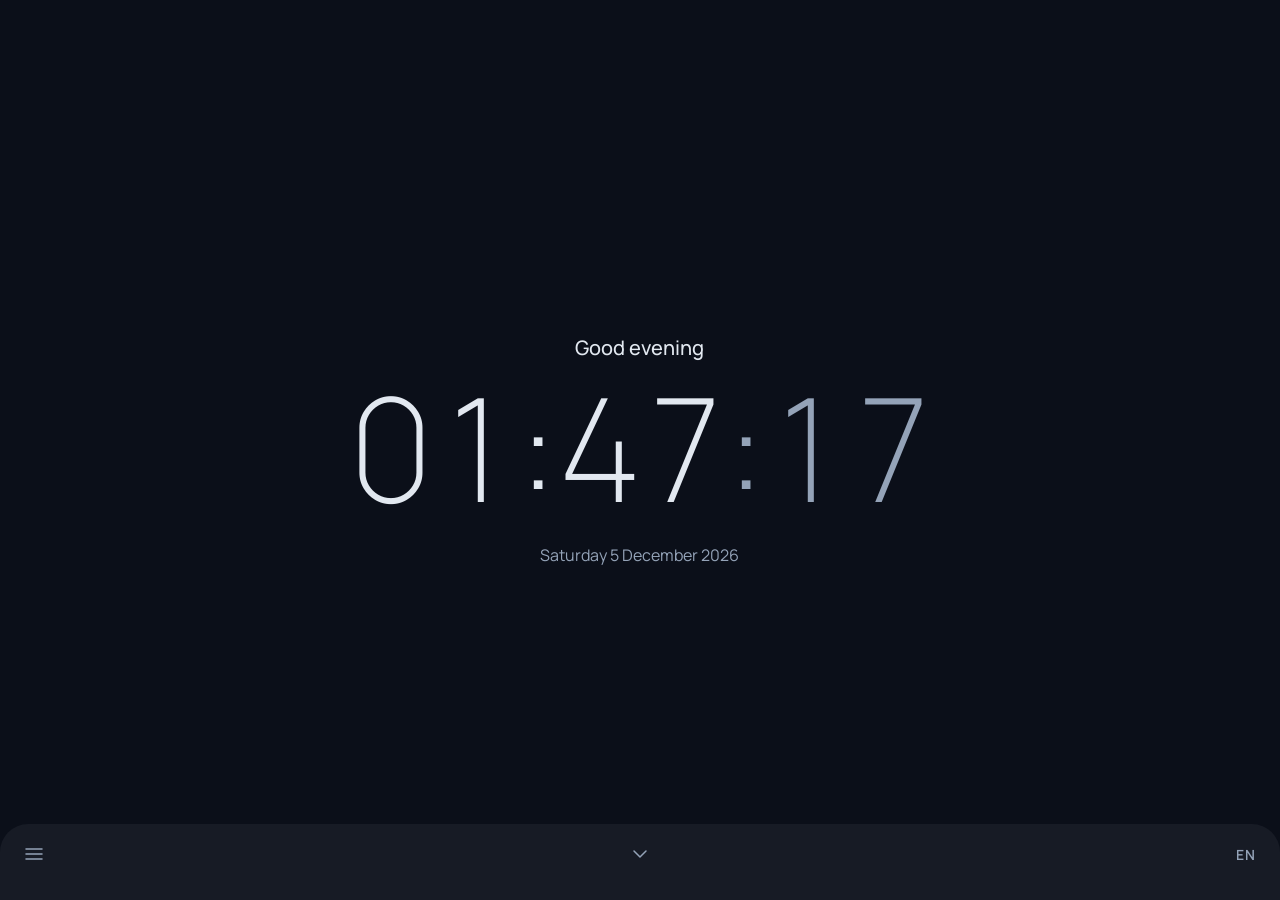
<file: index.html>
<!DOCTYPE html>
<html lang="es">
<head>
  <meta charset="UTF-8">
  <meta name="viewport" content="width=device-width, initial-scale=1, viewport-fit=cover">
  <title>Flucti</title>
  <link rel="icon" id="favicon" href="data:,">

  <link rel="preconnect" href="https://fonts.googleapis.com">
  <link rel="preconnect" href="https://fonts.gstatic.com" crossorigin>
  <link href="https://fonts.googleapis.com/css2?family=Manrope:wght@200;400;500;600&display=swap" rel="stylesheet">
  <link rel="stylesheet" href="style.css">
</head>
<body>
  <main>

    <!-- Pantalla 1: inicio -->
    <section class="screen home" id="home" aria-label="Inicio" data-i18n-aria-label="home.label">
      <div class="clock">
        <p class="greeting" id="greeting"></p>
        <time class="time" id="time" aria-live="off">
          <span id="time-hm">--:--</span><span class="time-s" id="time-s">:--</span>
        </time>
        <p class="date" id="date"></p>

      </div>

      <a class="scroll-hint" href="#tasks" aria-label="Ver tareas" data-i18n-aria-label="scroll.label">
        <svg width="24" height="24" viewBox="0 0 24 24" fill="none" stroke="currentColor"
             stroke-width="1.5" stroke-linecap="round" stroke-linejoin="round" aria-hidden="true">
          <path d="M6 9l6 6 6-6"/>
        </svg>
      </a>
    </section>

    <!-- Pantalla 2: lista de tareas (hoja) -->
    <section class="screen tasks" id="tasks" tabindex="-1" aria-label="Tareas" data-i18n-aria-label="tasks.section">
      <!-- Botones de la franja superior, a la altura de la flecha -->
      <div class="topbar">
        <button class="icon-btn" id="menu-btn" type="button" aria-haspopup="dialog"
                aria-label="Abrir ajustes" data-i18n-aria-label="menu.open">
          <svg width="24" height="24" viewBox="0 0 24 24" fill="none" stroke="currentColor"
               stroke-width="1.5" stroke-linecap="round" aria-hidden="true">
            <path d="M4 7h16M4 12h16M4 17h16"/>
          </svg>
        </button>
        <button class="icon-btn lang-btn" type="button" data-language-toggle>
          <span class="language-code">ES</span>
        </button>
      </div>

      <div class="tasks-inner">
        <!-- Una tarjeta por lista, con sus tareas dentro (se dibujan desde tasks.js) -->
        <div class="lists-grid" id="lists-grid"></div>
      </div>

      <!-- Versión actual (se cambia en i18n.js: Flucti.version) -->
      <p class="app-version" id="app-version"></p>
    </section>

  </main>

  <!-- Una lista a pantalla completa (se abre pulsando su título) -->
  <section class="list-full" id="list-full" hidden aria-label="Lista" data-i18n-aria-label="list.dialog.title">
    <div class="list-full-body" id="list-full-body"></div>
  </section>

  <!-- Ajustes de la aplicación -->
  <dialog class="modal modal-wide" id="settings-dialog" aria-labelledby="settings-title">
    <div class="modal-body">
      <header class="modal-head">
        <button class="icon-btn" id="settings-back" type="button" hidden aria-label="Volver" data-i18n-aria-label="settings.back">
          <svg width="24" height="24" viewBox="0 0 24 24" fill="none" stroke="currentColor"
               stroke-width="1.5" stroke-linecap="round" stroke-linejoin="round" aria-hidden="true"><path d="M15 6l-6 6 6 6"/></svg>
        </button>
        <h2 class="modal-title" id="settings-title">Ajustes</h2>
        <button class="icon-btn" id="settings-close" type="button" aria-label="Cerrar" data-i18n-aria-label="dialog.close">
          <svg width="24" height="24" viewBox="0 0 24 24" fill="none" stroke="currentColor"
               stroke-width="1.5" stroke-linecap="round" aria-hidden="true"><path d="M6 6l12 12M18 6L6 18"/></svg>
        </button>
      </header>
      <div id="settings-body"></div>
    </div>
  </dialog>

  <!-- Nuevo: elegir el tipo de lista -->
  <dialog class="modal modal-wide" id="new-dialog" aria-labelledby="new-dialog-title">
    <div class="modal-body">
      <header class="modal-head">
        <h2 class="modal-title" id="new-dialog-title" data-i18n="list.new">Nuevo</h2>
        <button class="icon-btn" id="new-close" type="button" aria-label="Cerrar" data-i18n-aria-label="dialog.close">
          <svg width="24" height="24" viewBox="0 0 24 24" fill="none" stroke="currentColor"
               stroke-width="1.5" stroke-linecap="round" aria-hidden="true"><path d="M6 6l12 12M18 6L6 18"/></svg>
        </button>
      </header>
      <div class="settings-menu" id="new-body"></div>
    </div>
  </dialog>

  <!-- Parámetros de una tarea: cerrar la ventana la guarda (sin título se descarta) -->
  <dialog class="modal modal-wide" id="task-dialog" aria-labelledby="task-dialog-title">
    <div class="modal-body">
      <header class="modal-head">
        <h2 class="modal-title" id="task-dialog-title" data-i18n="task.dialog.new">Nueva tarea</h2>
        <button class="icon-btn" id="task-close" type="button" aria-label="Cerrar" data-i18n-aria-label="dialog.close">
          <svg width="24" height="24" viewBox="0 0 24 24" fill="none" stroke="currentColor"
               stroke-width="1.5" stroke-linecap="round" aria-hidden="true"><path d="M6 6l12 12M18 6L6 18"/></svg>
        </button>
      </header>
      <p class="modal-sub" id="task-dialog-list"></p>
      <div id="task-kind"></div>
      <div class="task-fields" id="task-fields"></div>
      <p class="form-error" id="task-error" role="alert"></p>
      <button class="primary-btn" id="task-save-btn" type="button" data-i18n="task.saveButton">Guardar</button>
      <button class="text-btn danger" id="task-delete-btn" type="button" hidden>Eliminar tarea</button>
    </div>
  </dialog>

  <!-- Opciones de una lista: nombre, orden, ocultar y eliminar -->
  <dialog class="modal modal-wide" id="list-dialog" aria-labelledby="list-dialog-title">
    <div class="modal-body">
      <header class="modal-head">
        <h2 class="modal-title" id="list-dialog-title" data-i18n="list.dialog.title">Lista</h2>
        <button class="icon-btn" id="list-close" type="button" aria-label="Cerrar" data-i18n-aria-label="dialog.close">
          <svg width="24" height="24" viewBox="0 0 24 24" fill="none" stroke="currentColor"
               stroke-width="1.5" stroke-linecap="round" aria-hidden="true"><path d="M6 6l12 12M18 6L6 18"/></svg>
        </button>
      </header>
      <div id="list-body"></div>
    </div>
  </dialog>

  <script src="languages.js"></script>
  <script src="i18n.js"></script>
  <script src="ui.js"></script>
  <script src="tasks.js"></script>
  <script src="script.js"></script>
</body>
</html>
</file>
<file: style.css>
/* ==========================================================================
   style.css — hoja de estilos compartida de todo el proyecto
   1. Tokens   2. Base   3. Pantallas   4. Reloj   5. Tareas
   ========================================================================== */

/* 1. Tokens ---------------------------------------------------------------- */
:root {
  /* Tipografía */
  --font: "Manrope", system-ui, -apple-system, "Segoe UI", Roboto, sans-serif;
  --text-s: 0.875rem;
  --text-m: 1rem;
  --text-l: 1.25rem;
  --text-xl: 1.75rem;
  --text-time: clamp(3.25rem, 14vw, 9rem);

  /* Forma y espacio */
  --radius-s: 4px;
  --radius-m: 10px;
  --danger: #e5484d; /* avisos y campos que faltan */
  --modal-radius: 1.25rem; /* esquinas de las ventanas; las barras de desplazamiento usan el mismo */
  --control: 3rem; /* alto del campo de la tarea y lado de los botones cuadrados */
  --space-s: 0.75rem;
  --space-m: 1.5rem;
  --space-l: 3rem;
  --gutter: 1rem; /* margen lateral de las listas: el mismo en cualquier pantalla */

  /* Movimiento */
  --ease: cubic-bezier(0.2, 0.7, 0.2, 1);

  /* Colores activos. El script los actualiza cada minuto según la posición del
     sol; estos valores solo se ven un instante o si el script no carga. */
  --bg: #eff6ff;
  --surface: #ffffff;
  --ink: #1e293b;
  --muted: #64748b;
  --line: #dbeafe;
  --accent: #2563eb;
  --accent-ink: #ffffff;
  --sheet: #e2e9f3; /* hoja de tareas: el fondo mezclado un 7 % con el texto */
}

/* 🎨 Paletas del cielo
   Orden: fondo, superficie, texto, texto atenuado, línea, acento, texto sobre acento.
   El script las mezcla de forma continua (noche → hora azul → hora dorada → mañana → mediodía → tarde →
   hora dorada → hora azul → noche) según la posición real del sol en la ubicación del usuario. */
:root {
  --sky-night:     #0b0f19 #131b2e #e2e8f0 #94a3b8 #1e293b #6366f1 #ffffff;
  --sky-morning:   #e0f2fe #ffffff #0f172a #64748b #bae6fd #0284c7 #ffffff;
  --sky-noon:      #eff6ff #ffffff #1e293b #64748b #dbeafe #2563eb #ffffff;
  --sky-afternoon: #fef3c7 #fffbeb #78350f #b45309 #fde68a #d97706 #fffbeb;

  /* Hora azul y hora dorada: "altura del sol en grados:color de fondo", de la noche al día.
     Colores tomados del arco de amanecer/atardecer de Weawow (6 nov 2026): azul profundo →
     violeta → magenta → naranja rojizo → dorado. Sirven igual para amanecer y atardecer.
     El resto de colores (texto, líneas…) se calculan solos a partir del fondo. */
  --sky-twilight: -9.2:#0c1442 -7.1:#1b2e95 -5:#5430b6 -3.7:#8540ac -2.3:#b2448b -0.9:#bd5740 0.5:#bf693a 2.5:#bf803d 6:#c4883f;

  /* Tiempo atmosférico: se mezclan con la paleta del cielo durante el día.
     (nublado no tiene paleta: se ve igual que el cielo de la hora). */
  --sky-sunny: #78bdf1 #eaf5fe #0b2540 #2b5483 #5aa7e3 #0b5fb3 #ffffff;
  --sky-rain:  #aeb9c6 #e3e8ee #1c2733 #3c4b5c #8d9aab #2f5d8c #ffffff;
  --sky-storm: #2a3340 #353f4e #e6ebf2 #9aa7b8 #3f4a5a #7aa2d6 #10151d;
  --sky-snow:  #e8eef4 #ffffff #1f2d3a #5b6b7b #cfd9e3 #4b7fb0 #ffffff;
  --sky-fog:   #cfd5db #eceff2 #26303a #55626f #b4bcc5 #50708f #ffffff;
}

body.ready {
  transition: background-color 1.2s var(--ease), color 1.2s var(--ease);
}

/* 2. Base ------------------------------------------------------------------ */
*,
*::before,
*::after {
  box-sizing: border-box;
}

html {
  height: 100%;
  overflow: hidden; /* la página no se desplaza: la hora está quieta y la hoja de tareas tiene su propio desplazamiento */
  overscroll-behavior: none;
}

body {
  height: 100%;
  overflow: hidden;
  margin: 0;
  background: var(--bg);
  color: var(--ink);
  font-family: var(--font);
  font-size: var(--text-m);
  line-height: 1.5;
  -webkit-font-smoothing: antialiased;
}

[hidden] {
  display: none !important;
}

:focus-visible {
  outline: 2px solid var(--accent);
  outline-offset: 3px;
}

.visually-hidden {
  position: absolute;
  width: 1px;
  height: 1px;
  margin: -1px;
  padding: 0;
  overflow: hidden;
  clip: rect(0 0 0 0);
  white-space: nowrap;
  border: 0;
}

/* 3. Pantallas ------------------------------------------------------------- */
/* Dos pantallas apiladas: la hora (quieta) y la hoja de tareas (con su propio desplazamiento). Al cambiar de una a otra
   se mueven juntas, como si la hoja subiera y empujara la hora. */
main {
  --peek: calc(var(--space-m) + 2.75rem + 0.5rem + env(safe-area-inset-bottom, 0px)); /* lo que asoma la hoja sobre la hora */
  --move: 0.8s; /* igual que MOVE_DURATION en script.js */
  --move-ease: cubic-bezier(0.65, 0, 0.25, 1);
  position: fixed;
  top: 0;
  left: 0;
  right: 0;
  height: 100vh;
  height: 100dvh;
  overflow: hidden;
}

.screen {
  position: absolute;
  inset: 0;
}

.home {
  z-index: 2; /* la flecha queda por encima de la hoja que asoma */
  display: grid;
  place-items: center;
  padding: var(--space-m);
  pointer-events: none; /* deja pasar los clics a los botones de la hoja que asoman; solo la flecha los recibe */
  transition: transform var(--move) var(--move-ease);
}

body.view-tasks .home {
  transform: translateY(calc(-100% + var(--peek)));
}

.no-transition,
.no-transition * {
  transition: none !important;
}

.scroll-hint {
  pointer-events: auto;
  position: absolute;
  bottom: calc(var(--space-m) + env(safe-area-inset-bottom, 0px));
  left: 50%;
  translate: -50% 0;
  display: grid;
  place-items: center;
  width: 2.75rem;
  height: 2.75rem;
  color: var(--muted);
  border-radius: 50%;
  z-index: 2;
  transition: color 0.2s var(--ease), opacity 0.4s var(--ease);
}

/* Solo se ve en la hora: en las tareas (donde asomaría arriba) desaparece */
body.view-tasks .scroll-hint {
  opacity: 0;
  pointer-events: none;
}

.scroll-hint:hover {
  color: var(--ink);
}

/* 4. Reloj ----------------------------------------------------------------- */
.clock {
  text-align: center;
}

.time {
  display: block;
  font-size: var(--text-time);
  font-weight: 200;
  line-height: 1;
  letter-spacing: -0.02em;
  font-variant-numeric: tabular-nums;
}

.time-s {
  color: var(--muted);
}

.greeting {
  margin: 0 0 var(--space-s);
  font-size: var(--text-l);
  font-weight: 500;
}

.date {
  margin: var(--space-m) 0 0;
  font-size: var(--text-m);
  color: var(--muted);
}

/* 5. Tareas ---------------------------------------------------------------- */
/* Hoja de tareas: rectángulo de ancho completo con esquinas superiores redondeadas.
   Empieza a la altura de la flecha (asoma en la pantalla de inicio) y llega al borde inferior. */
.tasks {
  z-index: 1; /* por encima del canvas del clima (z-index 0), que así queda tapado */
  display: flex;
  flex-direction: column; /* la versión queda siempre abajo del todo, aunque haya pocas tareas */
  overflow-y: auto; /* la hoja se desplaza por su cuenta */
  overscroll-behavior: none; /* sin rebotes ni arrastre hacia la hora */
  scrollbar-width: none; /* Firefox */
  background: var(--sheet);
  border-radius: 1.75rem 1.75rem 0 0; /* se va a 0 al subir a las tareas */
  transform: translateY(calc(100% - var(--peek))); /* en la hora solo asoma su borde superior */
  transition: transform var(--move) var(--move-ease), border-radius var(--move) var(--move-ease);
  outline: none;
}

.tasks::-webkit-scrollbar {
  display: none; /* Chrome, Safari */
}

body.ready .tasks {
  transition: transform var(--move) var(--move-ease), border-radius var(--move) var(--move-ease), background-color 1.2s var(--ease);
}

body.view-tasks .tasks {
  transform: none;
  border-radius: 0;
}

html.modal-open .tasks {
  overflow: hidden;
}

.clock,
.tasks-inner {
  position: relative;
  z-index: 2;
}

.tasks-inner {
  margin-inline: max(var(--gutter), env(safe-area-inset-left, 0px)) max(var(--gutter), env(safe-area-inset-right, 0px));
  padding-top: calc(4.5rem + env(safe-area-inset-top, 0px)); /* deja sitio a la franja de botones */
  padding-bottom: calc(var(--space-l) + env(safe-area-inset-bottom, 0px));
  flex: none;
  opacity: 0;
  transform: translateY(6px);
  transition: opacity 0.3s var(--ease), transform 0.3s var(--ease);
}

/* El contenido de las tareas solo se ve una vez deslizado hacia abajo. */
.tasks:not(.open) .tasks-inner {
  pointer-events: none;
}

.tasks.open .tasks-inner {
  opacity: 1;
  transform: none;
}

/* Añadir tarea: campo + guardar + parámetros (los botones son cuadrados y del mismo tamaño) */
.add {
  display: flex;
  gap: 0.5rem;
}

.add-input {
  flex: 1;
  min-width: 0;
  height: var(--control);
  padding: 0 1rem;
  font: inherit;
  color: var(--ink);
  background: var(--surface);
  border: 1px solid var(--line);
  border-radius: var(--radius-m);
}

.add-input::placeholder {
  color: var(--muted);
}

.square-btn {
  flex: none;
  display: grid;
  place-items: center;
  width: var(--control);
  height: var(--control);
  padding: 0;
  color: var(--ink);
  background: transparent;
  border: 1px solid var(--line);
  border-radius: var(--radius-m);
  cursor: pointer;
  transition: opacity 0.2s var(--ease);
}

.square-btn.primary {
  color: var(--bg);
  background: var(--ink);
  border-color: var(--ink);
}

.square-btn:hover {
  opacity: 0.8;
}

/* Lista */
.list {
  margin: var(--space-s) 0 0;
  padding: 0;
  list-style: none;
}

.task {
  display: grid;
  grid-template-rows: 1fr;
  transition: grid-template-rows 0.3s var(--ease), opacity 0.3s var(--ease);
}

.task.entering {
  animation: task-in 0.3s var(--ease);
}

.task.leaving {
  grid-template-rows: 0fr;
  opacity: 0;
}

.task-row {
  min-height: 0;
  overflow: hidden;
}

.task-content {
  display: flex;
  align-items: flex-start;
  gap: 1rem;
  padding: 0.9rem 0.6rem;
}

/* La línea separadora va entre tareas: la última de cada lista no lleva. */
.task + .task .task-content {
  border-top: 1px solid var(--line);
}

.task-content .check {
  margin-top: 0.12rem;
}

.task-body {
  display: flex;
  flex: 1;
  flex-direction: column;
  gap: 0.15rem;
  min-width: 0;
}

.task-desc ul,
.task-desc ol {
  margin: 0;
  padding-left: 1.2rem;
}

.task-desc {
  display: -webkit-box;
  overflow: hidden;
  overflow-wrap: anywhere;
  font-size: var(--text-s);
  color: var(--muted);
  line-clamp: 2;
  -webkit-line-clamp: 2;
  -webkit-box-orient: vertical;
}

.task-meta {
  display: flex;
  flex-wrap: wrap;
  align-items: center;
  gap: 0.2rem 0.75rem;
  margin-top: 0.15rem;
  font-size: 0.78rem;
  color: var(--muted);
}

.meta {
  display: inline-flex;
  align-items: center;
  gap: 0.3rem;
}

.meta-overdue {
  color: var(--ink);
  font-weight: 600;
}

/* Tareas resaltadas (según las condiciones de su lista): un fondo uniforme del color elegido, sin franjas. */
.task.is-highlighted .task-content {
  background: color-mix(in srgb, var(--hl) 14%, transparent);
  border-top-color: transparent;
  border-radius: var(--radius-m);
}

/* Las resaltadas no se tocan entre sí: llevan aire por arriba y por abajo, y sin línea a su lado. */
.task.is-highlighted .task-row {
  padding-block: 0.25rem;
}

.task.is-highlighted.leaving .task-row {
  padding-block: 0;
}

.task.is-highlighted + .task .task-content {
  border-top-color: transparent;
}

.task.is-highlighted.hl-blink .task-content {
  animation: hl-blink 1.6s ease-in-out infinite;
}

@keyframes hl-blink {
  50% {
    background: color-mix(in srgb, var(--hl) 3%, transparent);
  }
}

@media (prefers-reduced-motion: reduce) {
  .task.hl-blink .task-content {
    animation: none !important;
  }
}

/* Energía: tres barras, llenas según el nivel (baja 1, media 2, alta 3) */
.energy {
  display: inline-flex;
  align-items: flex-end;
  gap: 2px;
  height: 0.8rem;
}

.energy i {
  width: 3px;
  background: currentColor;
  border-radius: 1px;
  opacity: 0.25;
}

.energy i:nth-child(1) {
  height: 0.35rem;
}

.energy i:nth-child(2) {
  height: 0.55rem;
}

.energy i:nth-child(3) {
  height: 0.8rem;
}

.energy[data-level="1"] i:nth-child(1),
.energy[data-level="2"] i:nth-child(-n + 2),
.energy[data-level="3"] i {
  opacity: 1;
}

.task-name {
  min-width: 0;
  overflow-wrap: anywhere;
  transition: color 0.2s var(--ease);
  cursor: pointer;
}

/* Casillas: cuadrados redondeados con los colores de la paleta (tarea, ajustes y formularios) */
input[type="checkbox"] {
  -webkit-appearance: none;
  appearance: none;
  flex: none;
  display: inline-grid;
  place-content: center;
  width: 1.25rem;
  height: 1.25rem;
  margin: 0;
  background: transparent;
  border: 1.5px solid color-mix(in srgb, var(--ink) 45%, transparent);
  border-radius: 0.4rem;
  cursor: pointer;
  transition: background-color 0.15s var(--ease), border-color 0.15s var(--ease);
}

input[type="checkbox"]::after {
  content: "";
  width: 0.62rem;
  height: 0.32rem;
  border-left: 2px solid var(--bg);
  border-bottom: 2px solid var(--bg);
  transform: translate(0.5px, -1px) rotate(-45deg) scale(0);
  transition: transform 0.15s var(--ease);
}

input[type="checkbox"]:hover:not(:disabled) {
  border-color: var(--ink);
}

input[type="checkbox"]:checked {
  background: var(--ink);
  border-color: var(--ink);
}

input[type="checkbox"]:checked::after {
  transform: translate(0.5px, -1px) rotate(-45deg) scale(1);
}

input[type="checkbox"]:disabled {
  cursor: default;
  opacity: 0.5;
}

.check {
  width: 1.4rem;
  height: 1.4rem;
  border-radius: 0.5rem;
}

.task.done .check {
  pointer-events: none;
}

.task.done .task-name,
.task.is-completed .task-name {
  color: var(--muted);
  text-decoration: line-through;
}

.task.is-completed .task-meta,
.task.is-completed .task-desc {
  opacity: 0.6;
}

@keyframes task-in {
  from {
    grid-template-rows: 0fr;
    opacity: 0;
  }
  to {
    grid-template-rows: 1fr;
    opacity: 1;
  }
}

@media (pointer: coarse) {
  .check {
    width: 1.5rem;
    height: 1.5rem;
  }
}

@media (prefers-reduced-motion: reduce) {
  html {
    scroll-behavior: auto;
  }

  *,
  *::before,
  *::after {
    animation-duration: 0.01ms !important;
    transition-duration: 0.01ms !important;
  }
}

/* 6. Clima (canvas de lluvia, nieve, tormenta y niebla) ------------------- */
.weather-canvas {
  position: fixed;
  inset: 0;
  width: 100%;
  height: 100%;
  pointer-events: none;
  z-index: 0;
}

/* 7. Franja superior de la hoja: menú e idioma, a la altura de la flecha ---- */
.topbar {
  position: absolute;
  z-index: 3;
  top: 0.5rem;
  transition: top var(--move) var(--move-ease);
  left: 0;
  right: 0;
  display: flex;
  justify-content: space-between;
  padding-inline: calc(var(--space-s) + env(safe-area-inset-left, 0px)) calc(var(--space-s) + env(safe-area-inset-right, 0px));
  pointer-events: none; /* no tapa la flecha del centro */
}

.topbar .icon-btn {
  pointer-events: auto;
}

body.view-tasks .topbar {
  top: calc(0.5rem + env(safe-area-inset-top, 0px));
}

.icon-btn {
  display: grid;
  place-items: center;
  width: 2.75rem;
  height: 2.75rem;
  padding: 0;
  font: inherit;
  color: var(--muted);
  background: transparent;
  border: 0;
  border-radius: 50%;
  cursor: pointer;
  transition: color 0.2s var(--ease), background-color 0.2s var(--ease);
}

.icon-btn:hover {
  color: var(--ink);
  background: color-mix(in srgb, var(--ink) 8%, transparent);
}

.lang-btn {
  font-size: var(--text-s);
  font-weight: 600;
  letter-spacing: 0.04em;
}

/* 8. Ventanas (ajustes, tarea y lista) ------------------------------------- */
html.modal-open {
  overflow: hidden;
}

.modal {
  width: min(100% - 1.5rem, 28rem);
  max-height: min(90dvh, 46rem);
  padding: 0;
  color: var(--ink);
  background: var(--surface);
  border: 0;
  border-radius: var(--modal-radius);
}

.modal-wide {
  width: min(100% - 1.5rem, 34rem);
}

.modal[open] {
  animation: modal-in 0.2s var(--ease);
}

.modal::backdrop {
  background: rgb(0 0 0 / 0.45);
  backdrop-filter: blur(4px);
}

.modal-body {
  padding: 0 var(--space-m) var(--space-m);
}

.modal-head {
  position: sticky;
  top: 0;
  z-index: 20; /* por encima de todo lo que se desplaza debajo (deslizadores, desplegables…) */
  display: flex;
  align-items: center;
  justify-content: space-between;
  gap: var(--space-s);
  margin-bottom: var(--space-s);
  padding: var(--space-s) 0;
  background: var(--surface);
}

.modal-title {
  flex: 1;
  min-width: 0;
  margin: 0;
  font-size: var(--text-l);
  font-weight: 600;
}

.modal-body > .primary-btn,
.modal-body > .text-btn {
  width: 100%;
  margin-top: var(--space-s);
}

@keyframes modal-in {
  from {
    opacity: 0;
    transform: translateY(8px) scale(0.98);
  }
}

/* 9. Campos, botones y deslizador ------------------------------------------ */
.field {
  width: 100%;
  padding: 0.7rem 0.9rem;
  font: inherit;
  color: var(--ink);
  background: var(--bg);
  border: 1px solid var(--line);
  border-radius: var(--radius-m);
}

.field::placeholder {
  color: var(--muted);
}

.field.narrow {
  flex: none;
  width: 5rem;
  text-align: center;
}

textarea.field {
  min-height: 4.5rem;
  resize: vertical;
}

.primary-btn {
  padding: 0.8rem 1.25rem;
  font: inherit;
  font-weight: 500;
  color: var(--bg);
  background: var(--ink);
  border: 0;
  border-radius: var(--radius-m);
  cursor: pointer;
  transition: opacity 0.2s var(--ease);
}

.primary-btn:hover {
  opacity: 0.85;
}

.text-btn {
  padding: 0.75rem 1.25rem;
  font: inherit;
  font-weight: 500;
  color: var(--ink);
  background: transparent;
  border: 1px solid var(--line);
  border-radius: var(--radius-m);
  cursor: pointer;
  transition: opacity 0.2s var(--ease);
}

.text-btn:hover {
  opacity: 0.7;
}

.text-btn:disabled,
.icon-btn:disabled {
  opacity: 0.35;
  cursor: default;
}

.text-btn.danger {
  color: color-mix(in srgb, var(--danger) 75%, var(--ink));
}

.icon-btn.small {
  width: 2rem;
  height: 2rem;
}

.form-error {
  min-height: 1.2em;
  margin: var(--space-s) 0 0;
  font-size: var(--text-s);
  color: color-mix(in srgb, var(--danger) 75%, var(--ink));
}

/* Deslizador de varias opciones (tipo de tarea, tipo de repetición) */
.segmented {
  position: relative;
  isolation: isolate; /* sus capas internas no salen de él */
  display: grid;
  grid-template-columns: repeat(var(--count, 2), 1fr);
  padding: 0.25rem;
  background: var(--bg);
  border: 1px solid var(--line);
  border-radius: 999px;
}

.segmented-thumb {
  position: absolute;
  inset: 0.25rem auto 0.25rem 0.25rem;
  width: calc((100% - 0.5rem) / var(--count, 2));
  background: var(--ink);
  border-radius: 999px;
  transform: translateX(calc(var(--index, 0) * 100%));
  transition: transform 0.25s var(--ease);
}

.segmented-option {
  position: relative;
  z-index: 1;
  padding: 0.55rem 0.75rem;
  font: inherit;
  font-size: var(--text-s);
  font-weight: 500;
  color: var(--muted);
  background: transparent;
  border: 0;
  border-radius: 999px;
  cursor: pointer;
  transition: color 0.25s var(--ease);
}

.segmented-option[aria-checked="true"] {
  color: var(--bg);
}

/* 10. Formulario de la tarea ----------------------------------------------- */
.task-fields {
  display: flex;
  flex-direction: column;
  gap: var(--space-m);
  margin-top: var(--space-m);
}

.field-group {
  display: flex;
  flex-direction: column;
  gap: 0.4rem;
}

.field-label {
  font-size: var(--text-s);
  font-weight: 500;
  color: var(--muted);
}

.field-group.invalid .field,
.field-group.invalid .rich,
.add-input.invalid {
  border-color: var(--danger);
  box-shadow: 0 0 0 1px var(--danger);
}

.field-group.invalid .field-label {
  color: var(--danger);
}

.date-row {
  display: flex;
  align-items: center;
  gap: 0.5rem;
}

.date-row .field {
  flex: 1;
  min-width: 0;
}

.req {
  opacity: 0.7;
}

.check-row {
  display: flex;
  align-items: center;
  gap: 0.6rem;
}

.recurrence {
  display: flex;
  flex-direction: column;
  gap: var(--space-s);
}

.repeat-row {
  display: flex;
  align-items: center;
  gap: 0.5rem;
}

.repeat-row select.field {
  flex: 1;
  width: auto;
}

.repeat-label {
  font-size: var(--text-s);
  color: var(--muted);
}

.weekdays {
  display: flex;
  flex-wrap: wrap;
  gap: 0.4rem;
}

.day-chip {
  min-width: 2.6rem;
  padding: 0.45rem 0.6rem;
  font: inherit;
  font-size: var(--text-s);
  color: var(--muted);
  text-transform: capitalize;
  background: transparent;
  border: 1px solid var(--line);
  border-radius: 999px;
  cursor: pointer;
}

.day-chip[aria-pressed="true"] {
  color: var(--bg);
  background: var(--ink);
  border-color: var(--ink);
}

/* 11. Ajustes y opciones de lista ------------------------------------------ */
.settings-section + .settings-section,
#list-body > * + * {
  margin-top: var(--space-l);
}

.settings-heading {
  margin: 0 0 0.25rem;
  font-size: var(--text-m);
  font-weight: 600;
}

.settings-hint {
  margin: 0 0 var(--space-s);
  font-size: var(--text-s);
  color: var(--muted);
}

.param-row {
  display: grid;
  grid-template-columns: minmax(0, 1fr) repeat(3, 3.4rem) 2rem;
  align-items: center;
  border-top: 1px solid var(--line);
}

.param-header {
  border-top: 0;
  font-size: 0.7rem;
  text-align: center;
  color: var(--muted);
}

.param-name {
  display: flex;
  flex-direction: column;
  min-width: 0;
  padding: 0.55rem 0;
}

.param-name small {
  font-size: 0.72rem;
  color: var(--muted);
}

.param-cell {
  display: grid;
  place-items: center;
}

.param-na {
  text-align: center;
  color: var(--muted);
}

.param-grid {
  margin-bottom: var(--space-s);
}

.param-form {
  display: flex;
  flex-direction: column;
  gap: 0.6rem;
  padding: var(--space-s);
  background: var(--bg);
  border: 1px solid var(--line);
  border-radius: var(--radius-m);
}

.param-form .field {
  background: var(--surface);
}

.check-group {
  display: flex;
  flex-wrap: wrap;
  gap: 0.4rem 1rem;
}

.form-actions {
  display: flex;
  gap: 0.5rem;
}

.list-row {
  display: flex;
  align-items: center;
  gap: 0.25rem;
  border-top: 1px solid var(--line);
}

.list-row.is-hidden .list-open-name {
  color: var(--muted);
}

.list-open {
  display: flex;
  flex: 1;
  align-items: center;
  gap: 0.5rem;
  min-width: 0;
  padding: 0.7rem 0.25rem;
  font: inherit;
  text-align: left;
  color: var(--ink);
  background: transparent;
  border: 0;
  cursor: pointer;
}

.list-open-name {
  flex: 1;
  overflow-wrap: anywhere;
}

.list-open small {
  color: var(--muted);
}

.sort-row {
  display: grid;
  grid-template-columns: 1fr 1fr 2rem 2rem;
  align-items: center;
  gap: 0.4rem;
  margin-bottom: 0.5rem;
}

/* 12. Listas: una tarjeta por lista -------------------------------------- */
.lists-grid {
  display: flex;
  flex-direction: column; /* pantallas pequeñas: una lista por fila */
  gap: 1rem;
}

.lists-col {
  display: contents; /* en pantallas pequeñas las dos columnas se funden en una sola */
}

@media (min-width: 56rem) {
  .lists-grid {
    flex-direction: row;
    align-items: flex-start;
  }

  /* Pantallas grandes: dos columnas. Las listas se apilan en cada una sin huecos entre ellas. */
  .lists-col {
    display: flex;
    flex: 1 1 0;
    flex-direction: column;
    gap: 1rem;
    min-width: 0;
  }
}

.list-card {
  padding: 1rem 1rem 0.5rem;
  background: var(--surface);
  border: 1px solid var(--line);
  border-radius: 1.25rem;
}

.card-head {
  display: flex;
  align-items: center;
  gap: 0.5rem;
  margin: 0 0 var(--space-s);
}

.card-title {
  flex: 1;
  min-width: 0;
  margin: 0;
  font-size: var(--text-l);
  font-weight: 600;
  letter-spacing: -0.01em;
  overflow-wrap: anywhere;
}

.card-count {
  font-size: var(--text-s);
  color: var(--muted);
}

.card-empty {
  margin: var(--space-s) 0;
  font-size: var(--text-s);
  color: var(--muted);
}

.completed {
  margin-top: var(--space-s);
}

.completed-title {
  margin: 0;
  font-size: var(--text-s);
  font-weight: 500;
  color: var(--muted);
}

/* Recuadro para crear otra lista */
.list-card-add {
  display: flex;
  align-items: center;
  justify-content: center;
  gap: 0.5rem;
  width: 100%;
  min-height: 5rem;
  padding: 1rem;
  font: inherit;
  color: var(--muted);
  background: transparent;
  border: 1.5px dashed color-mix(in srgb, var(--ink) 30%, transparent);
  cursor: pointer;
  transition: color 0.2s var(--ease), border-color 0.2s var(--ease);
}

.list-card-add:hover {
  color: var(--ink);
  border-color: var(--ink);
}

.list-card-new {
  padding: 1rem;
  background: transparent;
  border-style: dashed;
}

.list-card-new .add-input {
  width: 100%;
}

.list-card .add-input {
  background: var(--bg);
}

/* Botones pequeños con texto (parámetros eliminados que se pueden restaurar) */
.chip-row {
  display: flex;
  flex-wrap: wrap;
  gap: 0.5rem;
  margin-bottom: var(--space-s);
}

.chip {
  display: inline-flex;
  align-items: center;
  gap: 0.35rem;
  min-height: 2.25rem;
  padding: 0.4rem 0.9rem;
  font: inherit;
  font-size: var(--text-s);
  color: var(--muted);
  background: transparent;
  border: 1px solid var(--line);
  border-radius: 999px;
  cursor: pointer;
  transition: color 0.2s var(--ease), border-color 0.2s var(--ease);
}

.chip:hover {
  color: var(--ink);
  border-color: var(--ink);
}

/* 13. Desplegables, selector de día y de hora ---------------------------- */
.dropdown,
.picker {
  position: relative;
  min-width: 0;
}

.dropdown-button,
.picker-button {
  display: flex;
  align-items: center;
  gap: 0.5rem;
  width: 100%;
  text-align: left;
  cursor: pointer;
}

.dropdown-text,
.picker-text {
  flex: 1;
  min-width: 0;
  overflow: hidden;
  text-overflow: ellipsis;
  white-space: nowrap;
}

.dropdown-button .icon {
  display: grid;
  color: var(--muted);
  transition: transform 0.2s var(--ease);
}

.dropdown.is-open .dropdown-button .icon {
  transform: rotate(180deg);
}

.picker-button .icon {
  display: grid;
  color: var(--muted);
}

.picker-button:disabled {
  cursor: default;
  opacity: 0.5;
}

.picker-text.is-placeholder {
  color: var(--muted);
}

.popover {
  position: absolute;
  z-index: 10;
  top: calc(100% + 0.35rem);
  left: 0;
  min-width: 100%;
  padding: 0.35rem;
  background: var(--surface);
  border: 1px solid var(--line);
  border-radius: var(--radius-m);
  box-shadow: 0 12px 32px rgb(0 0 0 / 0.2);
  animation: popover-in 0.15s var(--ease);
}

.popover.up {
  top: auto;
  bottom: calc(100% + 0.35rem);
}

@keyframes popover-in {
  from {
    opacity: 0;
    transform: translateY(-4px);
  }
}

.dropdown-panel {
  display: flex;
  flex-direction: column;
  max-height: 14rem;
  overflow-y: auto;
}

.dropdown-option {
  padding: 0.55rem 0.7rem;
  font: inherit;
  text-align: left;
  color: var(--ink);
  background: transparent;
  border: 0;
  border-radius: var(--radius-s);
  cursor: pointer;
}

.dropdown-option:hover,
.dropdown-option:focus-visible {
  background: color-mix(in srgb, var(--ink) 8%, transparent);
  outline: none;
}

.dropdown-option.is-selected {
  font-weight: 600;
  background: color-mix(in srgb, var(--ink) 12%, transparent);
}

/* Calendario */
.calendar {
  width: 17rem;
  padding: 0.6rem;
}

.cal-head {
  display: flex;
  align-items: center;
  justify-content: space-between;
  margin-bottom: 0.4rem;
}

.cal-title {
  font-size: var(--text-s);
  font-weight: 600;
  text-transform: capitalize;
}

.cal-weekdays,
.cal-grid {
  display: grid;
  grid-template-columns: repeat(7, 1fr);
  gap: 2px;
  text-align: center;
}

.cal-weekdays span {
  padding: 0.25rem 0;
  font-size: 0.7rem;
  text-transform: uppercase;
  color: var(--muted);
}

.cal-day {
  aspect-ratio: 1;
  padding: 0;
  font: inherit;
  font-size: var(--text-s);
  color: var(--ink);
  background: transparent;
  border: 1px solid transparent;
  border-radius: 0.6rem;
  cursor: pointer;
}

.cal-day:hover {
  background: color-mix(in srgb, var(--ink) 10%, transparent);
}

.cal-day.is-outside {
  color: color-mix(in srgb, var(--ink) 35%, transparent);
}

.cal-day.is-today {
  border-color: color-mix(in srgb, var(--ink) 45%, transparent);
}

.cal-day.is-selected {
  color: var(--bg);
  background: var(--ink);
  border-color: var(--ink);
}

.cal-today {
  width: 100%;
  margin-top: 0.4rem;
  padding: 0.4rem;
  font: inherit;
  font-size: var(--text-s);
  color: var(--muted);
  background: transparent;
  border: 0;
  border-radius: var(--radius-s);
  cursor: pointer;
}

.cal-today:hover {
  color: var(--ink);
  background: color-mix(in srgb, var(--ink) 8%, transparent);
}

/* Hora: un reloj. Primero la hora (anillo exterior 1-12, interior 13-23 y 00) y luego los minutos. */
.time-panel {
  right: 0;
  left: auto;
  width: 15rem;
  padding: 0.6rem;
}

.time-head {
  display: flex;
  align-items: center;
  justify-content: center;
  gap: 0.1rem;
  margin-bottom: 0.25rem;
  font-size: 2rem;
  font-weight: 300;
  font-variant-numeric: tabular-nums;
}

.time-seg {
  padding: 0.05rem 0.5rem;
  font: inherit;
  color: var(--muted);
  background: transparent;
  border: 0;
  border-radius: var(--radius-m);
  cursor: pointer;
}

.time-seg.is-active {
  color: var(--ink);
  background: color-mix(in srgb, var(--ink) 10%, transparent);
}

.dial {
  display: block;
  width: 12.5rem;
  max-width: 100%;
  margin: 0 auto;
  cursor: pointer;
  touch-action: none; /* arrastrar sobre el reloj no desplaza la página */
  user-select: none;
}

.dial-face {
  fill: color-mix(in srgb, var(--ink) 6%, transparent);
}

.dial-hand {
  stroke: var(--ink);
  stroke-width: 1.5;
}

.dial-knob {
  fill: color-mix(in srgb, var(--ink) 20%, transparent);
  stroke: var(--ink);
  stroke-width: 1.5;
}

.dial-label {
  fill: var(--ink);
  font-size: 13px;
  font-variant-numeric: tabular-nums;
  text-anchor: middle;
  dominant-baseline: central;
  pointer-events: none;
}

.dial-label.inner {
  fill: var(--muted);
  font-size: 11px;
}

.dial-label.is-selected {
  fill: var(--ink);
  font-weight: 700;
}

.date-row .picker {
  flex: 1;
}

.date-row .picker-time {
  flex: 0.7;
}

.repeat-unit {
  flex: 1;
  min-width: 0;
}

/* 14. Barras de desplazamiento: solo la barra (sin flechas), un rectángulo redondeado con el color
   de la paleta y con el mismo radio que el menú donde está.
   Chrome, Edge y Safari usan ::-webkit-scrollbar. Ojo: si en esos navegadores se declara también
   scrollbar-width o scrollbar-color, ignoran los estilos ::-webkit-scrollbar (y vuelven las flechas),
   así que esas dos propiedades solo se usan donde no existe ::-webkit-scrollbar (Firefox). ---- */
@supports not selector(::-webkit-scrollbar) {
  .modal,
  textarea,
  .dropdown-panel,
  .rich-area {
    scrollbar-width: thin;
    scrollbar-color: color-mix(in srgb, var(--ink) 30%, transparent) transparent;
  }
}

.modal::-webkit-scrollbar,
textarea::-webkit-scrollbar,
.dropdown-panel::-webkit-scrollbar,
.rich-area::-webkit-scrollbar {
  width: 10px;
  height: 10px;
}

/* sin las flechas de subir y bajar */
.modal::-webkit-scrollbar-button,
textarea::-webkit-scrollbar-button,
.dropdown-panel::-webkit-scrollbar-button,
.rich-area::-webkit-scrollbar-button {
  display: none;
  width: 0;
  height: 0;
  -webkit-appearance: none;
}

.modal::-webkit-scrollbar-track,
textarea::-webkit-scrollbar-track,
.dropdown-panel::-webkit-scrollbar-track,
.rich-area::-webkit-scrollbar-track,
.modal::-webkit-scrollbar-corner,
textarea::-webkit-scrollbar-corner {
  background: transparent;
}

.modal::-webkit-scrollbar-thumb,
textarea::-webkit-scrollbar-thumb,
.dropdown-panel::-webkit-scrollbar-thumb,
.rich-area::-webkit-scrollbar-thumb {
  background: color-mix(in srgb, var(--ink) 30%, transparent);
  background-clip: padding-box;
  border: 3px solid transparent;
}

.modal::-webkit-scrollbar-thumb:hover,
textarea::-webkit-scrollbar-thumb:hover,
.dropdown-panel::-webkit-scrollbar-thumb:hover,
.rich-area::-webkit-scrollbar-thumb:hover {
  background: color-mix(in srgb, var(--ink) 50%, transparent);
  background-clip: padding-box;
}

/* El radio de la barra y el margen del carril siguen al de su menú, para que no roce las esquinas. */
.modal::-webkit-scrollbar-track {
  margin-block: var(--modal-radius);
}

.modal::-webkit-scrollbar-thumb {
  border-radius: var(--modal-radius);
}

textarea::-webkit-scrollbar-track,
.dropdown-panel::-webkit-scrollbar-track,
.rich-area::-webkit-scrollbar-track {
  margin-block: var(--radius-m);
}

textarea::-webkit-scrollbar-thumb,
.dropdown-panel::-webkit-scrollbar-thumb,
.rich-area::-webkit-scrollbar-thumb {
  border-radius: var(--radius-m);
}

/* Sin flechas de subir y bajar en los campos de número */
input[type="number"] {
  -moz-appearance: textfield;
  appearance: textfield;
}

input[type="number"]::-webkit-inner-spin-button,
input[type="number"]::-webkit-outer-spin-button {
  margin: 0;
  -webkit-appearance: none;
}

/* 15. Menú de ajustes (dos apartados) -------------------------------------- */
.settings-menu {
  display: flex;
  flex-direction: column;
}

.menu-row {
  display: flex;
  align-items: center;
  justify-content: space-between;
  gap: var(--space-s);
  padding: 1rem 0.25rem;
  font: inherit;
  font-size: var(--text-m);
  text-align: left;
  color: var(--ink);
  background: transparent;
  border: 0;
  border-top: 1px solid var(--line);
  cursor: pointer;
}

.menu-row:last-child {
  border-bottom: 1px solid var(--line);
}

.menu-row .icon {
  display: grid;
  color: var(--muted);
}

.menu-row:hover .icon {
  color: var(--ink);
}

.modal-sub {
  margin: -0.5rem 0 var(--space-s);
  font-size: var(--text-s);
  color: var(--muted);
}

.modal-sub:empty {
  display: none;
}

.check-group.stacked {
  flex-direction: column;
  gap: var(--space-s);
}

.about-section {
  display: flex;
  flex-direction: column;
  gap: 1rem;
}

.about-hero,
.about-card,
.about-feature-item {
  border-radius: 14px;
  padding: 1rem;
  background: rgba(255, 255, 255, 0.08);
  border: 1px solid rgba(255, 255, 255, 0.14);
}

.about-badge {
  display: inline-block;
  font-size: 0.75rem;
  opacity: 0.85;
  margin-bottom: 0.4rem;
}

.about-grid {
  display: grid;
  grid-template-columns: repeat(auto-fit, minmax(210px, 1fr));
  gap: 0.75rem;
  margin-top: 0.5rem;
}

.about-feature-head {
  display: flex;
  align-items: center;
  gap: 0.45rem;
  margin-bottom: 0.35rem;
}

.about-feature-desc,
.about-note,
.about-meta {
  font-size: 0.875rem;
  opacity: 0.85;
  margin: 0.35rem 0 0;
}

.about-heading,
.about-card-title {
  margin-top: 0;
}

.about-timeline {
  position: relative;
  display: flex;
  flex-direction: column;
  gap: 0.65rem;
  margin-top: 0.65rem;
  margin-left: 0.35rem;
  padding-left: 1.25rem;
  border-left: 2px solid rgba(255, 255, 255, 0.25);
}

.about-timeline-item {
  position: relative;
  border-radius: 12px;
  background: rgba(255, 255, 255, 0.08);
  border: 1px solid rgba(255, 255, 255, 0.14);
  padding: 0.7rem 0.9rem;
}

.about-timeline-dot {
  position: absolute;
  left: calc(-1.25rem - 1px);
  top: 1.05rem;
  transform: translate(-50%, -50%);
  width: 10px;
  height: 10px;
  border-radius: 50%;
  background: currentColor;
  pointer-events: none;
}

.about-timeline-summary {
  cursor: pointer;
  list-style: none;
}

.about-timeline-summary::-webkit-details-marker {
  display: none;
}

.about-timeline-header {
  display: flex;
  align-items: center;
  justify-content: space-between;
  gap: 0.75rem;
}

.about-timeline-version {
  font-size: 0.9rem;
  font-variant-numeric: tabular-nums;
}

.about-timeline-date {
  font-size: 0.85rem;
  opacity: 0.8;
  font-variant-numeric: tabular-nums;
}

.about-timeline-content {
  margin-top: 0.55rem;
  padding-top: 0.55rem;
  border-top: 1px solid rgba(255, 255, 255, 0.1);
}

.about-timeline-title {
  margin: 0 0 0.3rem 0;
  font-size: 0.95rem;
  font-weight: 600;
}

/* 16. Etiquetas y aspecto de los parámetros -------------------------------- */
.task-body {
  cursor: pointer;
}

/* Etiqueta: palabra con contorno. Etiqueta de color: rellena del color elegido en la lista. */
.tag,
.badge {
  display: inline-flex;
  align-items: center;
  max-width: 100%;
  padding: 0.08rem 0.6rem;
  font-size: 0.74rem;
  line-height: 1.45;
  overflow-wrap: anywhere;
  border-radius: 999px;
}

.tag {
  color: var(--ink);
  border: 1px solid color-mix(in srgb, var(--ink) 28%, transparent);
}

.badge {
  font-weight: 600;
  color: var(--tag-ink, #fff);
  background: var(--tag, var(--accent));
}

.list-tabs {
  display: block;
}

/* Los apartados reparten todo el ancho; si el texto no cabe, pasa a dos líneas (nunca se corta ni se desplaza). */
.list-tabs .segmented {
  grid-template-columns: repeat(var(--count, 2), minmax(0, 1fr));
}

.list-tabs .segmented-option {
  padding: 0.5rem 0.15rem;
  font-size: clamp(0.66rem, 2.9vw, var(--text-s));
  line-height: 1.15;
  overflow-wrap: anywhere;
  hyphens: auto;
}

#list-body > .list-tabs + * {
  margin-top: var(--space-m);
}

.layout-row {
  padding: 0.55rem 0;
  border-top: 1px solid var(--line);
}

.layout-head {
  display: grid;
  grid-template-columns: minmax(0, 1fr) minmax(0, 1fr) 2rem 2rem;
  align-items: center;
  gap: 0.4rem;
}

.layout-name {
  overflow-wrap: anywhere;
}

.swatches {
  display: flex;
  flex-wrap: wrap;
  gap: 0.6rem;
  margin-top: 0.7rem;
}

.swatch {
  -webkit-appearance: none;
  appearance: none;
  flex: none;
  width: 1.5rem;
  height: 1.5rem;
  padding: 0;
  background: var(--swatch);
  border: 0;
  border-radius: 50%;
  box-shadow: inset 0 0 0 1px color-mix(in srgb, var(--ink) 15%, transparent);
  cursor: pointer;
  transition: box-shadow 0.15s var(--ease);
}

.swatch.is-selected {
  box-shadow: 0 0 0 2px var(--surface), 0 0 0 3.5px var(--ink);
}

/* Selector de color libre: un círculo con los colores del arco iris hasta que se elige uno */
.swatch-custom {
  background: conic-gradient(#dc2626, #ca8a04, #16a34a, #0d9488, #2563eb, #c026d3, #dc2626);
}

.swatch-custom::-webkit-color-swatch-wrapper {
  padding: 0;
}

.swatch-custom::-webkit-color-swatch {
  border: 0;
  border-radius: 50%;
  opacity: 0;
}

.swatch-custom::-moz-color-swatch {
  border: 0;
  border-radius: 50%;
  opacity: 0;
}

.swatch-custom.is-selected::-webkit-color-swatch,
.swatch-custom.is-selected::-moz-color-swatch {
  opacity: 1;
}

/* Nombre de un parámetro propio: se pulsa para editarlo */
.param-edit {
  padding: 0;
  font: inherit;
  text-align: left;
  color: inherit;
  background: none;
  border: 0;
  cursor: pointer;
}

.param-edit:hover {
  text-decoration: underline;
}


/* 17. Opciones de las listas desplegables: color por opción ---------------- */
.dot,
.option-dot {
  flex: none;
  display: inline-block;
  width: 0.55rem;
  height: 0.55rem;
  background: var(--dot);
  border-radius: 50%;
}

.option-dot {
  margin-right: 0.5rem;
}

.dropdown-button .option-dot {
  margin-right: 0;
}

.option-dot[hidden],
.options-editor[hidden] {
  display: none;
}

.tag.has-color {
  color: color-mix(in srgb, var(--tag) 70%, var(--ink));
  border-color: var(--tag);
}

.options-editor {
  display: flex;
  flex-direction: column;
  gap: 0.5rem;
}

.option-row {
  display: grid;
  grid-template-columns: 1.5rem minmax(0, 1fr) 2rem 2rem;
  align-items: center;
  gap: 0.5rem;
}

.option-row .field {
  background: var(--surface);
}

.options-editor .swatches {
  margin: 0.1rem 0 0.25rem 0;
}

.options-editor .text-btn {
  align-self: flex-start;
}

/* 18. Texto enriquecido (negrita, cursiva, tachado y listas) ------------- */
.rich {
  display: flex;
  flex-direction: column;
  background: var(--bg);
  border: 1px solid var(--line);
  border-radius: var(--radius-m);
  overflow: hidden;
}

.rich:focus-within {
  border-color: color-mix(in srgb, var(--ink) 45%, transparent);
}

.rich-bar {
  display: flex;
  gap: 0.15rem;
  padding: 0.3rem 0.4rem;
  border-bottom: 1px solid var(--line);
}

.rich-btn {
  display: grid;
  place-items: center;
  width: 2rem;
  height: 2rem;
  padding: 0;
  font: inherit;
  font-size: var(--text-s);
  color: var(--muted);
  background: transparent;
  border: 0;
  border-radius: var(--radius-s);
  cursor: pointer;
  transition: color 0.2s var(--ease), background-color 0.2s var(--ease);
}

.rich-btn:hover {
  color: var(--ink);
  background: color-mix(in srgb, var(--ink) 8%, transparent);
}

.rich-btn[aria-pressed="true"] {
  color: var(--ink);
  background: color-mix(in srgb, var(--ink) 18%, transparent);
}

.rich-btn .icon {
  display: grid;
}

.rich-area {
  height: 8rem; /* se recuerda la que dejes (ui.js) */
  min-height: 4.5rem;
  max-height: 70dvh;
  padding: 0.7rem 0.9rem;
  overflow: auto;
  overflow-wrap: anywhere;
  resize: vertical;
  outline: none;
}

.rich-area ul,
.rich-area ol {
  margin: 0;
  padding-left: 1.3rem;
}

/* 19. Listas: asa para moverlas, título que las abre y pantalla completa --- */
.card-head .grip {
  flex: none;
  margin-left: -0.5rem;
  cursor: grab;
  touch-action: none; /* arrastrar el asa no desplaza la página */
}

.card-title-btn {
  padding: 0;
  font: inherit;
  letter-spacing: inherit;
  text-align: left;
  color: inherit;
  background: none;
  border: 0;
  cursor: pointer;
  overflow-wrap: anywhere;
}

.card-title-btn:hover {
  text-decoration: underline;
  text-underline-offset: 0.2em;
}

.list-card-placeholder {
  padding: 0;
  background: transparent;
  border: 1.5px dashed color-mix(in srgb, var(--ink) 30%, transparent);
}

.list-card.is-dragging {
  box-shadow: 0 18px 40px rgb(0 0 0 / 0.25);
}

html.is-dragging,
html.is-dragging * {
  cursor: grabbing !important;
  user-select: none;
}

.list-full {
  position: fixed;
  inset: 0;
  z-index: 20;
  overflow-y: auto;
  overscroll-behavior: none;
  background: var(--surface); /* el mismo color que el recuadro de la lista */
  animation: full-in 0.2s var(--ease);
}

body.ready .list-full {
  transition: background-color 1.2s var(--ease);
}

.list-full-body {
  margin-inline: max(var(--gutter), env(safe-area-inset-left, 0px)) max(var(--gutter), env(safe-area-inset-right, 0px));
  padding-top: env(safe-area-inset-top, 0px);
  padding-bottom: calc(var(--space-l) + env(safe-area-inset-bottom, 0px));
}

.list-card-full {
  padding: 0;
  background: transparent;
  border: 0;
  border-radius: 0;
}

.list-card-full .card-head {
  position: sticky;
  top: 0;
  z-index: 2;
  margin: 0;
  padding: 0.5rem 0;
  background: var(--surface);
}

@keyframes full-in {
  from {
    opacity: 0;
    transform: translateY(8px);
  }
}

/* 20. Resaltado de tareas (apartado de las opciones de lista) ------------- */
.hl-row {
  padding: 0.55rem 0;
  border-top: 1px solid var(--line);
}

.hl-line {
  display: grid;
  grid-template-columns: minmax(0, 1fr) minmax(0, 1fr) 2rem;
  align-items: center;
  gap: 0.4rem;
}

.hl-line.hl-missing {
  grid-template-columns: minmax(0, 1fr) 2rem;
  color: var(--muted);
}

.hl-value {
  margin-top: 0.4rem;
}

.swatch-auto {
  background: var(--accent);
}


/* 21. Versión de la app: en pequeño, abajo del todo ------------------------ */
.app-version {
  position: relative;
  z-index: 2;
  margin: auto 0 0;
  padding: 0 var(--gutter) calc(0.75rem + env(safe-area-inset-bottom, 0px));
  font-size: 0.7rem;
  text-align: center;
  color: var(--muted);
  opacity: 0.7;
  transition: opacity 0.3s var(--ease);
}

.tasks:not(.open) .app-version {
  opacity: 0;
}


/* 22. Listas dependientes y menú "Nuevo" ----------------------------------- */
.link-block {
  margin-top: var(--space-s);
  padding-top: var(--space-s);
  border-top: 1px solid var(--line);
}

.menu-text {
  display: flex;
  flex-direction: column;
  gap: 0.2rem;
  min-width: 0;
}

.menu-text small {
  font-size: var(--text-s);
  color: var(--muted);
}

/* 23. Requisitos en grupos (Y / O) y parámetro referente -------------------- */
.req-group {
  margin-top: var(--space-s);
  padding: 0.5rem 0.9rem 0.75rem;
  border: 1px solid var(--line);
  border-radius: var(--radius-m);
}

.req-head {
  display: flex;
  align-items: center;
  justify-content: space-between;
  gap: 0.5rem;
}

.req-group .hl-row:first-of-type {
  border-top: 0;
}

.req-between {
  display: flex;
  flex-direction: column;
  gap: 0.4rem;
  margin-top: var(--space-s);
}
</file>
